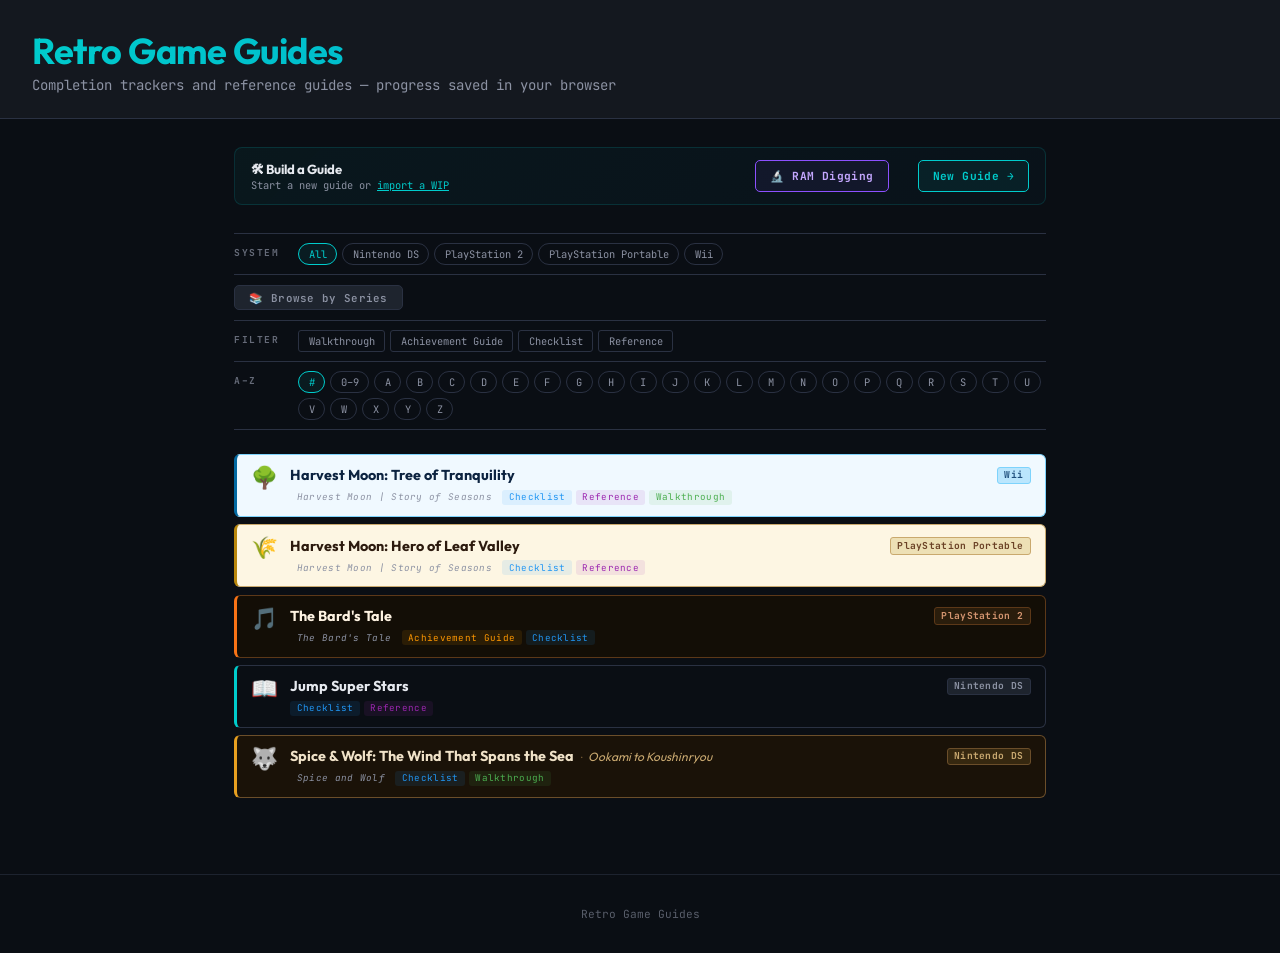
<file: index.html>
<!DOCTYPE html>
<html lang="en">
<head>
<meta charset="UTF-8">
<meta name="viewport" content="width=device-width, initial-scale=1.0">
<title>Retro Game Guides</title>
<link rel="preconnect" href="https://fonts.googleapis.com">
<link rel="preconnect" href="https://fonts.gstatic.com" crossorigin>
<link href="https://fonts.googleapis.com/css2?family=JetBrains+Mono:wght@400;600;700&family=Outfit:wght@400;600;700&display=swap" rel="stylesheet">
<style>
/* ── Reset & Root ── */
*, *::before, *::after { margin: 0; padding: 0; box-sizing: border-box; }
:root {
  --bg-main:      #0a0e14;
  --bg-secondary: #14181f;
  --bg-tertiary:  #1e242e;
  --accent:       #00cccc;
  --accent2:      #0099cc;
  --text-primary: #e6e9ef;
  --text-mid:     #8c92a3;
  --border:       #2a3142;
}

body {
  font-family: 'Outfit', sans-serif;
  background: var(--bg-main);
  color: var(--text-primary);
  min-height: 100vh;
}

/* ── Header ── */
header {
  background: var(--bg-secondary);
  border-bottom: 1px solid var(--border);
  padding: 1.75rem 2rem 1.5rem;
}
header h1 {
  font-size: 2.25rem;
  font-weight: 700;
  background: linear-gradient(135deg, var(--accent), var(--accent2));
  -webkit-background-clip: text;
  -webkit-text-fill-color: transparent;
  background-clip: text;
  margin-bottom: 0.2rem;
  letter-spacing: -0.5px;
}
header p {
  color: var(--text-mid);
  font-size: 0.875rem;
  font-family: 'JetBrains Mono', monospace;
}

/* ── Main layout ── */
main {
  max-width: 860px;
  margin: 0 auto;
  padding: 1.75rem 1.5rem;
}

/* ── Builder CTA ── */
.builder-bar {
  background: linear-gradient(135deg, rgba(0,204,204,0.05), rgba(0,153,204,0.03));
  border: 1px solid rgba(0,204,204,0.15);
  border-radius: 8px;
  padding: 12px 16px;
  display: flex;
  align-items: center;
  gap: 14px;
  margin-bottom: 1.75rem;
}
.builder-bar-text { flex: 1; min-width: 0; }
.builder-bar-title { font-size: 0.82rem; font-weight: 700; color: var(--text-primary); margin-bottom: 1px; }
.builder-bar-sub   { font-family: 'JetBrains Mono', monospace; font-size: 0.65rem; color: var(--text-mid); }
.builder-bar-sub a { color: var(--accent); text-decoration: none; }
.builder-bar-sub a:hover { text-decoration: underline; }
.import-wip-btn {
  background: none;
  border: none;
  color: var(--accent);
  font-family: 'JetBrains Mono', monospace;
  font-size: 0.65rem;
  text-decoration: underline;
  cursor: pointer;
  padding: 0;
}
.import-wip-btn:hover { color: var(--accent-primary); text-decoration: underline; }
.builder-btn {
  font-family: 'JetBrains Mono', monospace;
  font-size: 0.7rem;
  font-weight: 700;
  padding: 8px 14px;
  border-radius: 5px;
  border: 1px solid var(--accent);
  background: rgba(0,204,204,0.07);
  color: var(--accent);
  cursor: pointer;
  white-space: nowrap;
  transition: all 0.15s;
  letter-spacing: 0.4px;
  flex-shrink: 0;
  text-decoration: none;
  display: inline-block;
}
.builder-btn:hover { background: rgba(0,204,204,0.15); box-shadow: 0 0 10px rgba(0,204,204,0.15); }
.dev-link {
  font-family: 'JetBrains Mono', monospace;
  font-size: 0.7rem;
  font-weight: 700;
  padding: 8px 14px;
  border-radius: 5px;
  border: 1px solid #8c50ff;
  background: rgba(140,80,255,0.07);
  color: #c4a7ff;
  cursor: pointer;
  white-space: nowrap;
  transition: all 0.15s;
  letter-spacing: 0.4px;
  flex-shrink: 0;
  text-decoration: none;
  display: inline-block;
}
.dev-link:hover { background: rgba(140,80,255,0.14); border-color: rgba(180,140,255,0.6); box-shadow: 0 0 10px rgba(140,80,255,0.15); }
.builder-divider {
  width: 1px;
  background: var(--border);
  flex-shrink: 0;
}

/* ── Filter section ── */
.filters { margin-bottom: 1.5rem; display: flex; flex-direction: column; gap: 0; }

.filter-row {
  display: flex;
  align-items: flex-start;
  gap: 0.75rem;
  padding: 0.55rem 0;
  border-bottom: 1px solid var(--border);
}
.filter-row:first-child { border-top: 1px solid var(--border); }

.filter-label {
  font-family: 'JetBrains Mono', monospace;
  font-size: 0.6rem;
  font-weight: 700;
  letter-spacing: 1.5px;
  text-transform: uppercase;
  color: var(--text-mid);
  padding-top: 0.2rem;
  flex-shrink: 0;
  width: 52px;
  opacity: 0.7;
}

.filter-pills {
  display: flex;
  flex-wrap: wrap;
  gap: 0.3rem;
  flex: 1;
}

/* Standard filter pills (single-select per row) */
.pill {
  font-family: 'JetBrains Mono', monospace;
  font-size: 0.65rem;
  padding: 0.2rem 0.6rem;
  border-radius: 20px;
  border: 1px solid var(--border);
  background: transparent;
  color: var(--text-mid);
  cursor: pointer;
  transition: all 0.12s;
  white-space: nowrap;
}
.pill:hover  { border-color: var(--accent); color: var(--text-primary); }
.pill.active { border-color: var(--accent); color: var(--accent); background: rgba(0,204,204,0.07); }

/* Content filter toggle pills (multi-select) */
.ctag-filter {
  font-family: 'JetBrains Mono', monospace;
  font-size: 0.65rem;
  padding: 0.2rem 0.6rem;
  border-radius: 3px;
  border: 1px solid var(--border);
  background: transparent;
  color: var(--text-mid);
  cursor: pointer;
  transition: all 0.12s;
  white-space: nowrap;
}
.ctag-filter:hover { border-color: var(--text-mid); color: var(--text-primary); }
.ctag-filter.active { border-color: var(--accent2); color: #5bc4e8; background: rgba(0,153,204,0.1); }

/* Series standalone row */
.series-row {
  padding: 0.6rem 0;
  border-bottom: 1px solid var(--border);
}
.series-nav-btn {
  font-family: 'JetBrains Mono', monospace;
  font-size: 0.68rem;
  font-weight: 600;
  padding: 0.3rem 0.9rem;
  border-radius: 5px;
  border: 1px solid var(--border);
  background: var(--bg-tertiary);
  color: var(--text-mid);
  cursor: pointer;
  transition: all 0.15s;
  letter-spacing: 0.3px;
}
.series-nav-btn:hover   { border-color: var(--accent2); color: var(--text-primary); }
.series-nav-btn.active  { border-color: var(--accent2); color: #5bc4e8; background: rgba(0,153,204,0.08); }

/* ── Guide List ── */
#guide-list { display: flex; flex-direction: column; gap: 0.45rem; }

/* ── Compact Guide Card ── */
.guide-card {
  display: flex;
  align-items: flex-start;
  gap: 0.8rem;
  width: 100%;
  padding: 0.7rem 0.9rem 0.7rem 0.85rem;
  background: var(--bg, var(--bg-secondary));
  border: 1px solid var(--border, #2a3142);
  border-left: 3px solid var(--emphasis, var(--accent));
  border-radius: 6px;
  text-decoration: none;
  transition: box-shadow 0.15s, transform 0.12s;
  cursor: pointer;
}
.guide-card:hover {
  transform: translateX(2px);
  box-shadow: 2px 2px 14px rgba(0,0,0,0.25);
}

.card-icon {
  font-size: 1.35rem;
  line-height: 1;
  flex-shrink: 0;
  padding-top: 0.05rem;
}
.card-body { flex: 1; min-width: 0; }
.card-top {
  display: flex;
  align-items: baseline;
  gap: 0.4rem;
  flex-wrap: wrap;
  margin-bottom: 0.3rem;
  line-height: 1.3;
}
.card-title {
  font-size: 0.9rem;
  font-weight: 700;
  color: var(--text, var(--text-primary));
  font-family: 'Outfit', sans-serif;
}
.card-subtitle {
  font-size: 0.75rem;
  color: var(--textMid, var(--text-mid));
  font-style: italic;
}
.card-sep {
  font-size: 0.7rem;
  color: var(--textMuted, var(--border));
  flex-shrink: 0;
}
.card-system {
  font-family: 'JetBrains Mono', monospace;
  font-size: 0.6rem;
  font-weight: 700;
  color: var(--textMid, var(--text-mid));
  background: var(--surface2, var(--bg-tertiary));
  border: 1px solid var(--border, #2a3142);
  border-radius: 3px;
  padding: 0.1rem 0.4rem;
  margin-left: auto;
  white-space: nowrap;
  flex-shrink: 0;
  align-self: center;
  letter-spacing: 0.3px;
}
.card-tags {
  display: flex;
  flex-wrap: wrap;
  gap: 0.25rem;
}
.card-tag {
  font-family: 'JetBrains Mono', monospace;
  font-size: 0.58rem;
  padding: 0.1rem 0.4rem;
  border: 1px solid var(--border-light);
  border-radius: 3px;
  background: var(--surface);
  color: var(--text-mid);
  align-self: center;
  letter-spacing: 0.3px;
}

.tag-walkthrough { 
  border-color: #4CAF50; 
  color: #4CAF50; 
  background: rgba(76, 175, 80, 0.1); 
}
.tag-achievement-guide { 
  border-color: #FF9800; 
  color: #FF9800; 
  background: rgba(255, 152, 0, 0.1); 
}
.tag-checklist { 
  border-color: #2196F3; 
  color: #2196F3; 
  background: rgba(33, 150, 243, 0.1); 
}
.tag-reference { 
  border-color: #9C27B0; 
  color: #9C27B0; 
  background: rgba(156, 39, 176, 0.1); 
}
.tag-series {
  border-color: var(--text-mid, #8c92a3);
  color: var(--text-mid, #8c92a3);
  background: transparent;
  font-style: italic;
}

.ctag-filter[data-tag="Walkthrough"].active { 
  border-color: #4CAF50; 
  color: #4CAF50; 
  background: rgba(76, 175, 80, 0.15); 
}
.ctag-filter[data-tag="Achievement Guide"].active { 
  border-color: #FF9800; 
  color: #FF9800; 
  background: rgba(255, 152, 0, 0.15); 
}
.ctag-filter[data-tag="Checklist"].active { 
  border-color: #2196F3; 
  color: #2196F3; 
  background: rgba(33, 150, 243, 0.15); 
}
.ctag-filter[data-tag="Reference"].active { 
  border-color: #9C27B0; 
  color: #9C27B0; 
  background: rgba(156, 39, 176, 0.15); 
}

/* ── Series View ── */
#series-view { display: none; flex-direction: column; gap: 0.45rem; }
#series-view.visible { display: flex; }

.series-header {
  display: flex;
  align-items: center;
  gap: 0.75rem;
  margin-bottom: 0.75rem;
}
.series-back-btn {
  font-family: 'JetBrains Mono', monospace;
  font-size: 0.65rem;
  padding: 0.25rem 0.65rem;
  border-radius: 4px;
  border: 1px solid var(--border);
  background: transparent;
  color: var(--text-mid);
  cursor: pointer;
  transition: all 0.12s;
}
.series-back-btn:hover { color: var(--text-primary); border-color: var(--text-mid); }
.series-view-title {
  font-family: 'JetBrains Mono', monospace;
  font-size: 0.65rem;
  font-weight: 700;
  letter-spacing: 1px;
  text-transform: uppercase;
  color: var(--text-mid);
}

.series-card {
  display: flex;
  align-items: center;
  gap: 0.75rem;
  padding: 0.75rem 1rem;
  background: var(--bg-secondary);
  border: 1px solid var(--border);
  border-left: 3px solid var(--accent2);
  border-radius: 6px;
  cursor: pointer;
  transition: all 0.15s;
  text-decoration: none;
}
.series-card:hover { border-left-color: var(--accent); transform: translateX(2px); }
.series-card-icons { font-size: 1.1rem; flex-shrink: 0; letter-spacing: 2px; }
.series-card-body  { flex: 1; }
.series-card-name  { font-size: 0.9rem; font-weight: 700; color: var(--text-primary); margin-bottom: 2px; }
.series-card-count { font-family: 'JetBrains Mono', monospace; font-size: 0.65rem; color: var(--text-mid); }
.series-card-arrow { font-family: 'JetBrains Mono', monospace; font-size: 0.7rem; color: var(--text-mid); flex-shrink: 0; }

/* ── Browse More / State messages ── */
.browse-more-row {
  display: none;
  justify-content: center;
  padding: 1rem 0 0.5rem;
}
.browse-more-row.visible { display: flex; }
.browse-more-btn {
  font-family: 'JetBrains Mono', monospace;
  font-size: 0.68rem;
  font-weight: 600;
  padding: 0.45rem 1.25rem;
  border-radius: 5px;
  border: 1px solid var(--border);
  background: var(--bg-secondary);
  color: var(--text-mid);
  cursor: pointer;
  letter-spacing: 0.4px;
  transition: all 0.15s;
}
.browse-more-btn:hover { border-color: var(--accent); color: var(--text-primary); }

.state-msg {
  padding: 2.5rem;
  text-align: center;
  color: var(--text-mid);
  font-family: 'JetBrains Mono', monospace;
  font-size: 0.78rem;
  line-height: 2;
}
.loading-dot { display: inline-block; animation: blink 1.2s step-start infinite; }
.loading-dot:nth-child(2) { animation-delay: 0.4s; }
.loading-dot:nth-child(3) { animation-delay: 0.8s; }
@keyframes blink { 50% { opacity: 0; } }

/* ── Footer ── */
footer {
  text-align: center;
  padding: 2rem;
  color: var(--text-mid);
  font-family: 'JetBrains Mono', monospace;
  font-size: 0.7rem;
  border-top: 1px solid var(--border);
  margin-top: 3rem;
  opacity: 0.6;
}
</style>
</head>
<body>

<header>
  <h1>Retro Game Guides</h1>
  <p>Completion trackers and reference guides — progress saved in your browser</p>
</header>

<main>

  <!-- ── Builder CTA ── -->
  <div class="builder-bar">
    <div class="builder-bar-text">
      <div class="builder-bar-title">🛠 Build a Guide</div>
      <div class="builder-bar-sub">Start a new guide or <button id="import-wip-btn" class="import-wip-btn">import a WIP</button></div>
    </div>
    <a class="dev-link" href="guide.html?game=0" title="Open the blank RAM scouting template. Use ?edit to customise and save a local copy.">🔬 RAM Digging</a>
    <div class="builder-divider"></div>
    <a class="builder-btn" href="guide.html?edit">New Guide →</a>
  </div>

  <!-- ── Filter section (hidden while in series view) ── -->
  <div class="filters" id="filtersSection">

    <!-- System row -->
    <div class="filter-row">
      <span class="filter-label">System</span>
      <div class="filter-pills" id="systemFilters">
        <button class="pill active" data-system="all">All</button>
      </div>
    </div>

    <!-- Series row -->
    <div class="series-row">
      <button class="series-nav-btn" id="seriesNavBtn">📚 Browse by Series</button>
    </div>

    <!-- Content filter row -->
    <div class="filter-row">
      <span class="filter-label">Filter</span>
      <div class="filter-pills" id="contentFilters">
        <button class="ctag-filter" data-tag="Walkthrough">Walkthrough</button>
        <button class="ctag-filter" data-tag="Achievement Guide">Achievement Guide</button>
        <button class="ctag-filter" data-tag="Checklist">Checklist</button>
        <button class="ctag-filter" data-tag="Reference">Reference</button>
      </div>
    </div>

    <!-- Alpha row -->
    <div class="filter-row">
      <span class="filter-label">A–Z</span>
      <div class="filter-pills" id="alphaFilters">
        <button class="pill active" data-alpha="all">#</button>
        <button class="pill" data-alpha="0">0–9</button>
        <!-- A–Z injected by JS -->
      </div>
    </div>

  </div>

  <!-- ── Series view ── -->
  <div id="series-view">
    <div class="series-header">
      <button class="series-back-btn" id="seriesBackBtn">← Back</button>
      <span class="series-view-title">Browse by Series</span>
    </div>
    <div id="seriesCards"></div>
  </div>

  <!-- ── Guide list ── -->
  <div id="guide-list">
    <div class="state-msg">Loading<span class="loading-dot">.</span><span class="loading-dot">.</span><span class="loading-dot">.</span></div>
  </div>

  <!-- ── Browse More ── -->
  <div class="browse-more-row" id="browseMoreRow">
    <button class="browse-more-btn" id="browseMoreBtn">Browse More</button>
  </div>

</main>

<footer>Retro Game Guides</footer>

<!-- Hidden file input for WIP import -->
<input type="file" id="import-wip-input" accept=".zip" style="display:none">

<script>
// ─────────────────────────────────────────────────────────────────────────────
//  Index page logic
//
//  games_index.json entry shape:
//    { raId, slug, primaryName, subtitle?, primarySystem, icon, theme,
//      palette, contentTags? }
//
//  Filter modes:
//    - No filters active → random mode (10 at a time, Browse More)
//    - Any filter active → filtered mode (all matching, sorted A–Z)
//    - Series view       → shows series selection cards
// ─────────────────────────────────────────────────────────────────────────────

const RANDOM_PAGE = 10;

let allGames = [];
let idx      = { systems: {}, series: {}, tags: [], themes: [], palettes: [], games: [] };

// ── Filter state ─────────────────────────────────────────────────────────────
let activeSystemId    = null;   // null = all; else RA system_id integer
let activeTagIdxs     = new Set(); // set of tag indices into idx.tags
let activeAlpha       = 'all';
let inSeriesView      = false;
let seriesFilter      = null;   // null = no filter; else hub_id integer

// ── Random-mode state ────────────────────────────────────────────────────────
let randomPool  = [];
let randomShown = RANDOM_PAGE;

// ── DOM refs ─────────────────────────────────────────────────────────────────
const $guideList   = document.getElementById('guide-list');
const $seriesView  = document.getElementById('series-view');
const $seriesCards = document.getElementById('seriesCards');
const $browseRow   = document.getElementById('browseMoreRow');
const $browseBtn   = document.getElementById('browseMoreBtn');
const $filtersSection = document.getElementById('filtersSection');

// ── Boot ─────────────────────────────────────────────────────────────────────
async function boot() {
  let themes = {}, palettes = {};
  try {
    [idx, themes, palettes] = await Promise.all([
      fetch('./games_index.json').then(r => r.json()),
      fetch('./themes.json').then(r => r.json()).catch(() => ({})),
      fetch('./palettes.json').then(r => r.json()).catch(() => ({})),
    ]);
    applyPaletteStyles(palettes);
    applyThemeStyles(themes);
  } catch (err) {
    $guideList.innerHTML = `<div class="state-msg">Could not load games_index.json<br><small style="opacity:.5">${err.message}</small></div>`;
    return;
  }

  const manifest = idx.games;
  if (!Array.isArray(manifest) || !manifest.length) {
    $guideList.innerHTML = '<div class="state-msg">No guides listed yet.</div>';
    return;
  }

  allGames   = manifest;
  randomPool = shuffle([...allGames]);

  buildSystemPills();
  buildAlphaPills();
  render();
}

// ── Palette CSS injection ────────────────────────────────────────────────────
function applyPaletteStyles(palettes) {
  Object.entries(palettes).forEach(([key, pal]) => {
    if (!pal.vars) return;
    const css = Object.entries(pal.vars).map(([k, v]) => `${k}:${v};`).join('');
    const id = `palette-${key}`;
    let el = document.getElementById(id);
    if (!el) { el = document.createElement('style'); el.id = id; document.head.appendChild(el); }
    el.textContent = `.palette-${key}{${css}}`;
  });
}

function applyThemeStyles(themes) {
  Object.entries(themes).forEach(([key, theme]) => {
    if (!theme.vars) return;
    const css = Object.entries(theme.vars).map(([k, v]) => `${k}:${v};`).join('');
    const id = `theme-${key}`;
    let el = document.getElementById(id);
    if (!el) { el = document.createElement('style'); el.id = id; document.head.appendChild(el); }
    el.textContent = `.theme-${key}{${css}}`;
  });
}

// ── Build filter pills ────────────────────────────────────────────────────────
function buildSystemPills() {
  const usedIds = new Set();
  allGames.forEach(g => {
    if (g.system != null) usedIds.add(g.system);
    (g.altSystems || []).forEach(id => usedIds.add(id));
  });
  const bar = document.getElementById('systemFilters');
  [...usedIds]
    .sort((a, b) => (idx.systems[a] || '').localeCompare(idx.systems[b] || ''))
    .forEach(id => {
      const btn = document.createElement('button');
      btn.className = 'pill';
      btn.dataset.systemId = id;
      btn.textContent = idx.systems[id] || String(id);
      btn.addEventListener('click', () => setSystem(id));
      bar.appendChild(btn);
    });
}

function buildAlphaPills() {
  const bar = document.getElementById('alphaFilters');
  for (let i = 0; i < 26; i++) {
    const letter = String.fromCharCode(65 + i);
    const btn = document.createElement('button');
    btn.className = 'pill';
    btn.dataset.alpha = letter;
    btn.textContent = letter;
    btn.addEventListener('click', () => setAlpha(letter));
    bar.appendChild(btn);
  }
}

// ── Filter setters ────────────────────────────────────────────────────────────
function setSystem(id) {
  activeSystemId = id;
  syncPills('#systemFilters', '[data-system-id]', p => parseInt(p.dataset.systemId) === id);
  resetRandom();
  render();
}

function setAlpha(val) {
  activeAlpha = val;
  syncPills('#alphaFilters', '[data-alpha]', p => p.dataset.alpha === val);
  resetRandom();
  render();
}

function toggleContentTag(tagIdx) {
  if (activeTagIdxs.has(tagIdx)) activeTagIdxs.delete(tagIdx);
  else activeTagIdxs.add(tagIdx);
  resetRandom();
  render();
}

function syncPills(containerSel, itemSel, activeFn) {
  document.querySelectorAll(`${containerSel} ${itemSel}`).forEach(p => {
    p.classList.toggle('active', activeFn(p));
  });
}

function resetRandom() {
  randomPool  = shuffle([...allGames]);
  randomShown = RANDOM_PAGE;
}

// ── Filter detection ──────────────────────────────────────────────────────────
function isFiltered() {
  return activeSystemId !== null
      || activeTagIdxs.size > 0
      || activeAlpha !== 'all'
      || seriesFilter !== null;
}

// ── Render dispatcher ─────────────────────────────────────────────────────────
function render() {
  if (inSeriesView) {
    renderSeriesView();
    return;
  }

  $seriesView.classList.remove('visible');
  $guideList.style.display = '';

  if (isFiltered()) {
    renderFiltered();
    $browseRow.classList.remove('visible');
  } else {
    renderRandom();
  }
}

function renderRandom() {
  const slice = randomPool.slice(0, randomShown);
  renderCards(slice);
  const hasMore = randomShown < randomPool.length;
  $browseRow.classList.toggle('visible', hasMore);
}

function renderFiltered() {
  let games = applyFilters(allGames);
  games.sort((a, b) => a.name.localeCompare(b.name));
  if (!games.length) {
    $guideList.innerHTML = '<div class="state-msg">No guides match these filters.</div>';
  } else {
    renderCards(games);
  }
  $browseRow.classList.remove('visible');
}

function applyFilters(games) {
  return games.filter(g => {
    if (activeSystemId !== null) {
      const inPrimary = g.system === activeSystemId;
      const inAlt     = (g.altSystems || []).includes(activeSystemId);
      if (!inPrimary && !inAlt) return false;
    }
    if (seriesFilter !== null && g.series !== seriesFilter) return false;
    if (activeTagIdxs.size > 0) {
      const tags = g.tags || [];
      for (const t of activeTagIdxs) { 
        if (!tags.includes(t)) return false; 
      }
    }
    if (activeAlpha !== 'all') {
      const first = ((g.name || '').trim()[0] || '').toUpperCase();
      if (activeAlpha === '0') { if (!/[0-9]/.test(first)) return false; }
      else if (first !== activeAlpha) return false;
    }
    return true;
  });
}

function renderCards(games) {
  $guideList.innerHTML = '';
  games.forEach(g => $guideList.appendChild(makeCard(g)));
}

// ── Series view ───────────────────────────────────────────────────────────────
function showSeriesView() {
  inSeriesView = true;
  $filtersSection.style.display = 'none';
  $guideList.style.display = 'none';
  $browseRow.classList.remove('visible');
  $seriesView.classList.add('visible');

  // Build series map: hub_id → { name, games[] }
  const seriesMap = {};
  allGames.forEach(g => {
    if (g.series == null) return;
    const name = idx.series[g.series];
    if (!name) return;
    if (!seriesMap[g.series]) seriesMap[g.series] = { name, games: [] };
    seriesMap[g.series].games.push(g);
  });

  $seriesCards.innerHTML = '';
  if (!Object.keys(seriesMap).length) {
    $seriesCards.innerHTML = '<div class="state-msg">No series defined yet.</div>';
    return;
  }

  Object.entries(seriesMap)
    .sort(([, a], [, b]) => a.name.localeCompare(b.name))
    .forEach(([hubId, { name, games }]) => {
      const card = document.createElement('div');
      card.className = 'series-card';
      const icons = [...new Set(games.map(g => g.icon).filter(Boolean))].slice(0, 3).join('');
      card.innerHTML = `
        <span class="series-card-icons">${icons || '📚'}</span>
        <div class="series-card-body">
          <div class="series-card-name">${esc(name)}</div>
          <div class="series-card-count">${games.length} guide${games.length !== 1 ? 's' : ''}</div>
        </div>
        <span class="series-card-arrow">→</span>
      `;
      card.addEventListener('click', () => { seriesFilter = parseInt(hubId); exitSeriesView(); });
      $seriesCards.appendChild(card);
    });

  document.getElementById('seriesNavBtn').classList.add('active');
}

function exitSeriesView() {
  inSeriesView = false;
  $filtersSection.style.display = '';
  $guideList.style.display = '';
  $seriesView.classList.remove('visible');
  document.getElementById('seriesNavBtn').classList.remove('active');
  resetRandom();
  render();
}

// ── Card builder ──────────────────────────────────────────────────────────────
function makeCard(g) {
  // Decode int indices to strings
  const systemName     = idx.systems[g.system]   || String(g.system || '');
  const altSystemNames = (g.altSystems || []).map(id => idx.systems[id]).filter(Boolean);
  const seriesName     = g.series != null ? (idx.series[g.series] || null) : null;
  const tagNames       = (g.tags  || []).map(i => idx.tags[i]).filter(Boolean);
  const themeName      = idx.themes[g.theme]     || '';
  const paletteName    = idx.palettes[g.palette] || '';
  const subtitle       = (g.altNames || [])[0]   || null;

  const a = document.createElement('a');
  a.className = 'guide-card';
  a.href = `guide.html?game=${g.raId}`;
  if (paletteName) a.classList.add(`palette-${paletteName}`);
  if (themeName)   a.classList.add(`theme-${themeName}`);

  const icon = document.createElement('span');
  icon.className = 'card-icon';
  icon.textContent = g.icon || '🎮';

  const body = document.createElement('div');
  body.className = 'card-body';

  const top = document.createElement('div');
  top.className = 'card-top';

  const title = document.createElement('span');
  title.className = 'card-title';
  title.textContent = g.name;
  top.appendChild(title);

  if (subtitle) {
    const sep = document.createElement('span');
    sep.className = 'card-sep';
    sep.textContent = '·';
    top.appendChild(sep);
    const sub = document.createElement('span');
    sub.className = 'card-subtitle';
    sub.textContent = subtitle;
    top.appendChild(sub);
  }

  const sysLabel = [systemName, ...altSystemNames].join(' / ');
  const sys = document.createElement('span');
  sys.className = 'card-system';
  sys.textContent = sysLabel;
  top.appendChild(sys);

  const tagsRow = document.createElement('div');
  tagsRow.className = 'card-tags';

  if (seriesName) {
    const s = document.createElement('span');
    s.className = 'card-tag tag-series';
    s.textContent = seriesName;
    tagsRow.appendChild(s);
  }

  tagNames.forEach(t => {
    const s = document.createElement('span');
    s.className = `card-tag tag-${t.toLowerCase().replace(/\s+/g, '-')}`;
    s.textContent = t;
    tagsRow.appendChild(s);
  });

  body.appendChild(top);
  if (seriesName || tagNames.length) body.appendChild(tagsRow);

  a.appendChild(icon);
  a.appendChild(body);
  return a;
}

// ── Helpers ───────────────────────────────────────────────────────────────────
function shuffle(arr) {
  for (let i = arr.length - 1; i > 0; i--) {
    const j = Math.floor(Math.random() * (i + 1));
    [arr[i], arr[j]] = [arr[j], arr[i]];
  }
  return arr;
}

function esc(s) {
  return String(s ?? '').replace(/&/g,'&amp;').replace(/</g,'&lt;').replace(/>/g,'&gt;');
}

// ── Events ────────────────────────────────────────────────────────────────────
document.addEventListener('DOMContentLoaded', () => {

  // System pills (All is pre-rendered; others added in buildSystemPills)
  document.querySelector('#systemFilters [data-system="all"]')
    .addEventListener('click', () => {
      activeSystemId = null;
      syncPills('#systemFilters', '[data-system-id],[data-system="all"]', p => p.dataset.system === 'all');
      resetRandom();
      render();
    });

  // Alpha pills (All + 0-9 are pre-rendered)
  document.querySelector('#alphaFilters [data-alpha="all"]')
    .addEventListener('click', () => {
      activeAlpha = 'all';
      syncPills('#alphaFilters', '[data-alpha]', p => p.dataset.alpha === 'all');
      resetRandom();
      render();
    });

  document.querySelector('#alphaFilters [data-alpha="0"]')
    .addEventListener('click', () => setAlpha('0'));

  // Content filter toggles — tag name to index lookup
  document.querySelectorAll('.ctag-filter').forEach(btn => {
    btn.addEventListener('click', () => {
      const tagName = btn.dataset.tag;
      const tagIdx  = (idx.tags || []).indexOf(tagName);
      if (tagIdx < 0) return;
      btn.classList.toggle('active', !activeTagIdxs.has(tagIdx));
      toggleContentTag(tagIdx);
    });
  });

  // Series nav button
  document.getElementById('seriesNavBtn').addEventListener('click', showSeriesView);

  // Series back button
  document.getElementById('seriesBackBtn').addEventListener('click', () => {
    seriesFilter = null;
    exitSeriesView();
  });

  // Browse More
  $browseBtn.addEventListener('click', () => {
    randomShown += RANDOM_PAGE;
    renderRandom();
  });

  // Import WIP
  document.getElementById('import-wip-btn').addEventListener('click', () => {
    document.getElementById('import-wip-input').click();
  });

  document.getElementById('import-wip-input').addEventListener('change', e => {
    const file = e.target.files[0];
    if (file) {
      // Navigate to builder with file parameter
      const reader = new FileReader();
      reader.onload = function(event) {
        // Serialize ArrayBuffer to comma-separated byte string for sessionStorage
        const bytes = new Uint8Array(event.target.result);
        sessionStorage.setItem('wip-import-data', bytes.join(','));
        sessionStorage.setItem('wip-import-name', file.name);
        window.location.href = 'guide.html?edit&import=true';
      };
      reader.readAsArrayBuffer(file);
    }
    e.target.value = '';
  });

  boot();
});
</script>

</body>
</html>
</file>
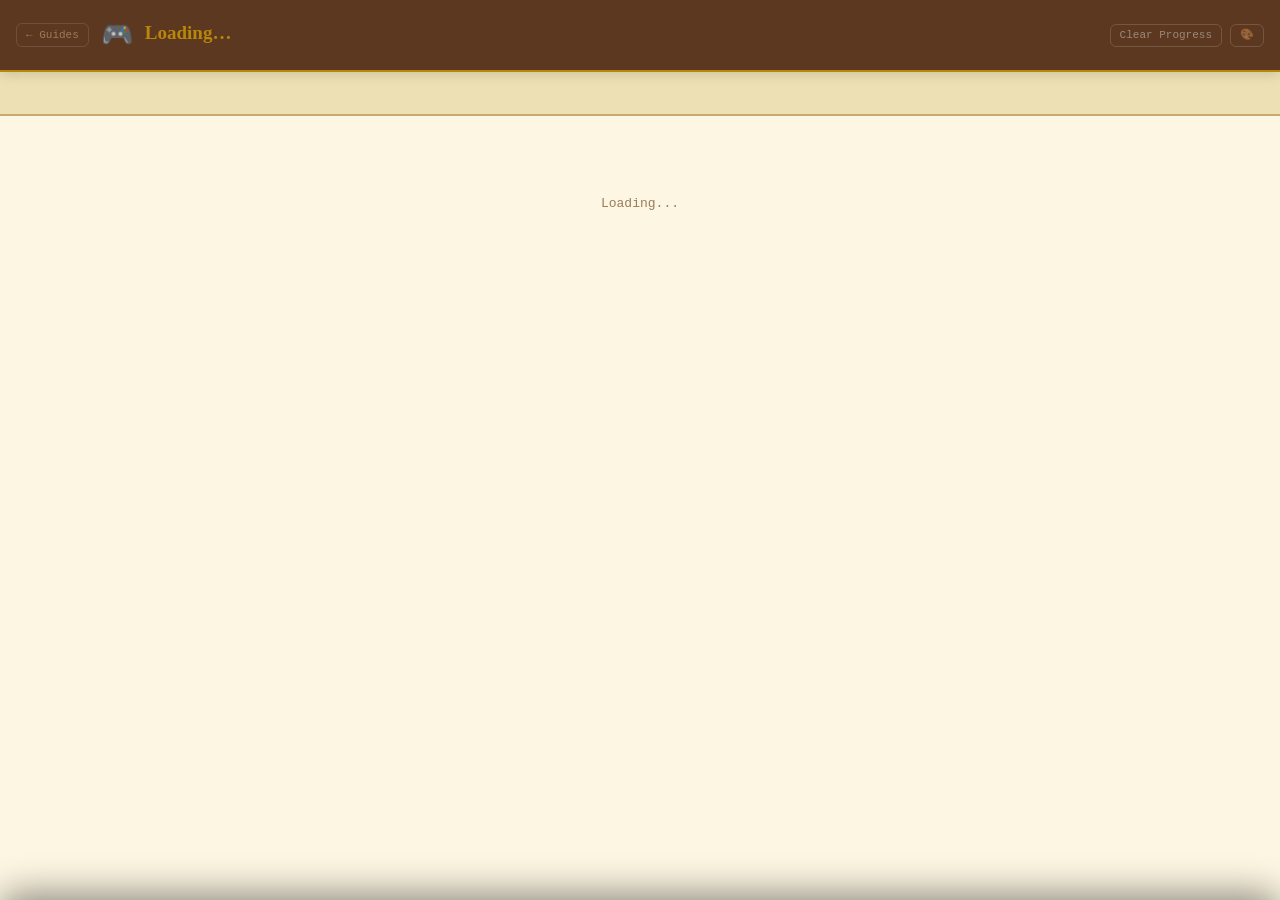
<file: guide_engine.html>
<!DOCTYPE html>
<html lang="en">
<head>
<meta charset="UTF-8">
<meta name="viewport" content="width=device-width, initial-scale=1.0">
<title>Game Guide — Loading…</title>
<style>
/* ── RESET ── */
*, *::before, *::after { margin: 0; padding: 0; box-sizing: border-box; }

/* ─────────────────────────────────────────────────────────────────────
   CSS VARIABLE DEFAULTS
   Overridden at runtime by applying theme + palette vars to :root.
   Fallbacks only — every real guide will load themes.json + palettes.json.
───────────────────────────────────────────────────────────────────── */
:root {
  /* Palette */
  --bg:          #fdf6e3;
  --surface:     #f4e8c4;
  --surface2:    #ede0b5;
  --border:      #c9a96e;
  --borderL:     #e0c990;
  --text:        #2c1a0e;
  --textMid:     #6b4226;
  --textMuted:   #9b7b5a;
  --emphasis:    #b8860b;
  --emphasisL:   #d4a517;
  --positive:    #4a7c3f;
  --positiveDim: rgba(74,124,63,0.13);
  --positiveBdr: rgba(74,124,63,0.4);
  --neutral:     #2c1a0e;
  --neutralMid:  #5c3820;

  /* Theme */
  --font-body:    Georgia, serif;
  --font-display: Georgia, serif;
  --font-mono:    'Courier New', monospace;
  --radius-card:  8px;
  --radius-btn:   6px;
  --radius-input: 5px;
  --shadow-card:  0 2px 8px rgba(0,0,0,0.08);
  --shadow-sm:    0 1px 4px rgba(0,0,0,0.06);

  /* Layout */
  --header-h: 72px;
  --tabbar-h: 44px;
}

/* ── BODY ── */
body {
  font-family: var(--font-body);
  background: var(--bg);
  color: var(--text);
  min-height: 100vh;
  padding-bottom: 60px;
}

/* ── GUIDE HEADER ── */
#guide-header {
  position: sticky;
  top: 0;
  z-index: 50;
  background: var(--neutralMid);
  border-bottom: 2px solid var(--emphasis);
  padding: 0 16px;
  height: var(--header-h);
  display: flex;
  align-items: center;
  gap: 12px;
  box-shadow: 0 2px 12px rgba(0,0,0,0.15);
}
.back-link {
  font-family: var(--font-mono);
  font-size: 11px;
  color: var(--textMuted);
  text-decoration: none;
  white-space: nowrap;
  padding: 5px 9px;
  border: 1px solid rgba(255,255,255,0.12);
  border-radius: var(--radius-btn);
  transition: color .15s, border-color .15s;
  flex-shrink: 0;
}
.back-link:hover { color: var(--emphasis); border-color: rgba(255,255,255,0.3); }
#guide-icon { font-size: 26px; line-height: 1; flex-shrink: 0; }
.header-text { min-width: 0; flex: 1; }
#guide-title {
  font-family: var(--font-display);
  font-size: clamp(13px, 2.5vw, 19px);
  font-weight: 900;
  color: var(--emphasis);
  white-space: nowrap;
  overflow: hidden;
  text-overflow: ellipsis;
  line-height: 1.2;
}
#guide-meta {
  font-family: var(--font-mono);
  font-size: 10px;
  color: var(--textMuted);
  letter-spacing: .4px;
  margin-top: 3px;
  white-space: nowrap;
  overflow: hidden;
  text-overflow: ellipsis;
}
/* Header right: badges + display button */
.header-right {
  display: flex;
  align-items: center;
  gap: 8px;
  flex-shrink: 0;
}
.storage-badge {
  font-family: var(--font-mono);
  font-size: 9px;
  color: var(--positive);
  opacity: .7;
  letter-spacing: .5px;
  white-space: nowrap;
}
.display-btn {
  font-family: var(--font-mono);
  font-size: 11px;
  padding: 5px 9px;
  border: 1px solid rgba(255,255,255,0.15);
  border-radius: var(--radius-btn);
  background: transparent;
  color: rgba(255,255,255,0.4);
  cursor: pointer;
  transition: all .15s;
  white-space: nowrap;
  line-height: 1;
}
.display-btn:hover { color: rgba(255,255,255,0.8); border-color: rgba(255,255,255,0.35); }
.display-btn.overriding {
  color: var(--emphasis);
  border-color: var(--emphasis);
  opacity: 0.9;
}

/* ── TAB BAR ── */
#tab-bar {
  position: sticky;
  top: var(--header-h);
  z-index: 40;
  background: var(--surface2);
  border-bottom: 2px solid var(--border);
  display: flex;
  flex-wrap: wrap;
  align-items: center;
  min-height: var(--tabbar-h);
  overflow-x: auto;
  scrollbar-width: none;
}
#tab-bar::-webkit-scrollbar { display: none; }
.tab-btn {
  font-family: var(--font-body);
  font-size: 12.5px;
  color: var(--textMuted);
  background: transparent;
  border: none;
  border-bottom: 3px solid transparent;
  padding: 8px 15px;
  cursor: pointer;
  white-space: nowrap;
  transition: color .15s, border-color .15s, background .15s;
  flex-shrink: 0;
  min-height: var(--tabbar-h);
  display: flex;
  align-items: center;
}
.tab-btn:hover { color: var(--textMid); }
.tab-btn.active {
  color: var(--neutral);
  font-weight: 600;
  border-bottom-color: var(--emphasis);
  background: var(--bg);
}

/* ── CONTENT ── */
#tab-content {
  max-width: 900px;
  margin: 0 auto;
  padding: 20px 16px 0;
}
#guide-subtitle {
  font-family: var(--font-mono);
  font-size: 10.5px;
  color: var(--textMuted);
  padding: 8px 0 14px;
  border-bottom: 1px solid var(--borderL);
  margin-bottom: 16px;
  letter-spacing: .3px;
}

/* ── LOADING / ERROR / EMPTY ── */
.loading-state {
  text-align: center; padding: 60px 20px;
  font-family: var(--font-mono); font-size: 13px; color: var(--textMuted);
}
.loading-dot { display: inline-block; animation: blink 1.2s step-start infinite; }
.loading-dot:nth-child(2) { animation-delay: .4s; }
.loading-dot:nth-child(3) { animation-delay: .8s; }
@keyframes blink { 50% { opacity: 0; } }
.error-state {
  background: var(--surface); border: 1px solid var(--border);
  border-left: 3px solid #c04040; border-radius: var(--radius-card);
  padding: 16px 18px; font-family: var(--font-mono); font-size: 12px;
  color: #c04040; margin: 20px 0;
}
.empty-tab {
  text-align: center; padding: 40px 20px;
  font-family: var(--font-mono); font-size: 12px; color: var(--textMuted);
}

/* ── DISPLAY OVERRIDE SHEET ── */
#do-backdrop {
  position: fixed; inset: 0; background: rgba(0,0,0,0.55);
  z-index: 80; opacity: 0; pointer-events: none; transition: opacity .22s;
}
#do-backdrop.open { opacity: 1; pointer-events: all; }
#do-sheet {
  position: fixed; bottom: 0; left: 0; right: 0; z-index: 90;
  background: #161b22; border: 1px solid #30363d;
  border-radius: 18px 18px 0 0;
  transform: translateY(100%);
  transition: transform .3s cubic-bezier(0.32,0.72,0,1);
  max-height: 82vh; display: flex; flex-direction: column;
  box-shadow: 0 -6px 36px rgba(0,0,0,0.45);
}
#do-sheet.open { transform: translateY(0); }
#do-sheet-handle { width: 36px; height: 4px; background: #2d3748; border-radius: 2px; margin: 11px auto 0; flex-shrink: 0; }
#do-sheet-header {
  display: flex; align-items: center; padding: 10px 18px 10px;
  border-bottom: 1px solid #30363d; flex-shrink: 0; gap: 10px;
}
#do-sheet-title { font-family: 'Outfit', 'Nunito', sans-serif; font-size: 14px; font-weight: 700; color: #e6edf3; flex: 1; }
#do-current { font-family: monospace; font-size: 10px; color: #8b949e; flex-shrink: 0; }
#do-sheet-close {
  width: 26px; height: 26px; border-radius: 50%; background: #1e2530;
  border: none; color: #8b949e; cursor: pointer; font-size: 15px;
  display: flex; align-items: center; justify-content: center; flex-shrink: 0;
}
#do-sheet-close:hover { color: #e6edf3; }
#do-sheet-body { flex: 1; overflow-y: auto; padding: 14px 18px 20px; }
.do-section-label {
  font-family: monospace; font-size: 10px; font-weight: 700;
  text-transform: uppercase; letter-spacing: 1px; color: #8b949e;
  margin: 0 0 8px;
}
.do-section-label + .do-section-label { margin-top: 16px; }
.do-grid { display: grid; grid-template-columns: repeat(auto-fill, minmax(160px, 1fr)); gap: 8px; margin-bottom: 0; }
.do-card {
  padding: 12px 14px; background: #1e2530; border: 2px solid #30363d;
  border-radius: 8px; cursor: pointer; transition: all .15s;
}
.do-card:hover { border-color: #58a6ff; }
.do-card.active { border-color: #3fb950; background: rgba(63,185,80,0.08); }
.do-card-dots { display: flex; gap: 4px; margin-bottom: 6px; }
.do-dot { width: 13px; height: 13px; border-radius: 50%; flex-shrink: 0; }
.do-card-name { font-size: 11.5px; font-weight: 600; color: #e6edf3; }
.do-card-desc { font-size: 10px; color: #8b949e; margin-top: 2px; line-height: 1.3; }
#do-reset-row {
  margin-top: 16px; padding-top: 14px; border-top: 1px solid #30363d;
  display: flex; align-items: center; justify-content: space-between;
}
#do-guide-default { font-size: 11px; color: #8b949e; }
#do-guide-default strong { color: #e6edf3; }
#do-reset-btn {
  font-family: monospace; font-size: 11px; padding: 6px 14px;
  border-radius: 5px; border: 1px solid #30363d; background: transparent;
  color: #8b949e; cursor: pointer; transition: all .15s;
}
#do-reset-btn:hover { color: #e6edf3; border-color: #8b949e; }

/* ── RESPONSIVE ── */
@media (max-width: 600px) {
  #guide-header { padding: 0 10px; gap: 8px; }
  #tab-content { padding: 14px 10px 0; }
  .tab-btn { padding: 6px 11px; font-size: 12px; }
  .storage-badge { display: none; }
}

/* ── SHOW-REMAINING FILTER ── */
body.show-remaining .gr-check-row.gr-checked { display: none; }
.display-btn.filter-active {
  color: var(--emphasis);
  border-color: var(--emphasis);
  opacity: 0.9;
}
</style>
</head>
<body>

<header id="guide-header">
  <a class="back-link" href="index.html">← Guides</a>
  <span id="guide-icon">🎮</span>
  <div class="header-text">
    <div id="guide-title">Loading…</div>
    <div id="guide-meta"></div>
  </div>
  <div class="header-right">
    <span class="storage-badge" id="storage-badge" style="display:none">● saved</span>
    <button class="display-btn" id="filter-btn" style="display:none" title="Toggle checked item visibility">Show remaining</button>
    <button class="display-btn" id="clear-btn" title="Clear all progress for this guide">Clear Progress</button>
    <button class="display-btn" id="display-btn" title="Change display theme">🎨</button>
  </div>
</header>

<nav id="tab-bar" role="tablist" aria-label="Guide sections"></nav>

<main id="tab-content" role="main">
  <div class="loading-state">
    Loading<span class="loading-dot">.</span><span class="loading-dot">.</span><span class="loading-dot">.</span>
  </div>
</main>

<!-- ── DISPLAY OVERRIDE SHEET ── -->
<div id="do-backdrop"></div>
<div id="do-sheet">
  <div id="do-sheet-handle"></div>
  <div id="do-sheet-header">
    <span id="do-sheet-title">Display Preferences</span>
    <span id="do-current"></span>
    <button id="do-sheet-close">×</button>
  </div>
  <div id="do-sheet-body">
    <div class="do-section-label">Theme</div>
    <div class="do-grid" id="do-theme-grid"></div>
    <div class="do-section-label" style="margin-top:16px">Palette</div>
    <div class="do-grid" id="do-palette-grid"></div>
    <div id="do-reset-row">
      <span id="do-guide-default"></span>
      <button id="do-reset-btn">Reset to guide default</button>
    </div>
  </div>
</div>

<script src="guide_render.js"></script>
<script>
'use strict';

(function () {

  const OVERRIDE_THEME_KEY   = 'bdr_user_theme';
  const OVERRIDE_PALETTE_KEY = 'bdr_user_palette';
  const FILTER_REMAINING_KEY = 'bdr_show_remaining';

  // ── PATH HELPER ──────────────────────────────────────────────────────
  function getGamePath(raId) {
    const topEnd   = Math.ceil(raId / 5000) * 5000, topStart = topEnd - 4999;
    const subEnd   = Math.ceil(raId / 200)  * 200,  subStart = subEnd - 199;
    return `games/${topStart}-${topEnd}/${subStart}-${subEnd}/${raId}`;
  }

  // ── INIT ─────────────────────────────────────────────────────────────
  const params = new URLSearchParams(location.search);
  const raId   = parseInt(params.get('game') || '0', 10);
  if (!raId) { panic('Missing ?game= parameter in URL.'); return; }
  const panelParam = params.get('panel')
  let panelIndex
  if (panelParam !== null){
    panelIndex = parseInt(panelParam, 10);
  }
  const tabIndex = parseInt(params.get('tab') || '0', 10);

  const GAME_PATH = getGamePath(raId) + '/';

  const $icon    = document.getElementById('guide-icon');
  const $title   = document.getElementById('guide-title');
  const $meta    = document.getElementById('guide-meta');
  const $tabBar  = document.getElementById('tab-bar');
  const $content = document.getElementById('tab-content');

  // Verify elements exist
  if (!$icon || !$title || !$meta || !$tabBar || !$content) {
    console.error('Required DOM elements not found:', { $icon, $title, $meta, $tabBar, $content });
    return;
  }

  let storagePrefix    = `${raId}_`;
  let activeTabIndex   = -1;
  const tabCache       = {};

  // Guide defaults (set at boot, used by reset)
  let guideThemeKey   = '';
  let guidePaletteKey = '';
  let allThemes       = {};
  let allPalettes     = {};

  // ── STORAGE CONTEXT ──────────────────────────────────────────────────
  const ctx = {
    preview: false,
    save(id, val) {
      try { localStorage.setItem(storagePrefix + id, val ? '1' : '0'); } catch (_) {}
    },
    load(id) {
      try { return localStorage.getItem(storagePrefix + id) === '1'; } catch (_) { return false; }
    }
  };

  // ── BOOT ─────────────────────────────────────────────────────────────
  async function boot() {
    let config, themes, palettes, indexEntry;
    try {
      const [cfg, th, pal, idx] = await Promise.all([
        fetchJSON(`${GAME_PATH}${raId}_00.json`),
        fetchJSON('./themes.json').catch(() => ({})),
        fetchJSON('./palettes.json').catch(() => ({})),
        fetchJSON('./games_index.json'),
      ]);
      config     = cfg;
      themes     = th;
      palettes   = pal;
      indexEntry = Array.isArray(idx) ? idx.find(g => g.raId === raId) : null;
    } catch (e) {
      console.error('Boot error:', e);
      panic(`Failed to load guide: ${e.message}`); return;
    }

    if (!indexEntry) { panic(`Game ${raId} not found in games_index.json.`); return; }

    allThemes   = themes;
    allPalettes = palettes;
    guideThemeKey   = config.theme   || '';
    guidePaletteKey = config.palette || '';

    if (config.storagePrefix) storagePrefix = config.storagePrefix;

    // Apply guide defaults first, then any user override on top
    applyThemePalette(guideThemeKey, guidePaletteKey, themes, palettes);
    applyUserOverride(themes, palettes);

    // Header
    $icon.textContent  = indexEntry.icon || '🎮';
    $title.textContent = indexEntry.primaryName || 'Guide';
    document.title     = `${indexEntry.primaryName || 'Guide'} — Game Guide`;
    const metaParts = [
      indexEntry.primarySystem,
      ...(indexEntry.altSystems || []),
      indexEntry.year ? String(indexEntry.year) : null,
      indexEntry.series || null,
    ].filter(Boolean);
    $meta.textContent = metaParts.join(' · ');

    if (config.subtitle) {
      $content.innerHTML = '';
      const sub = document.createElement('div');
      sub.id = 'guide-subtitle';
      sub.textContent = config.subtitle;
      $content.appendChild(sub);
    } else {
      $content.innerHTML = '';
    }

    const hasChecklists = (indexEntry.tabs || []).some(t => t.type === 'checklist' || t.type === 'subtab-checklist' || t.type === 'panels');

    // Always show the storage badge and filter button
    document.getElementById('storage-badge').style.display = '';
    document.getElementById('filter-btn').style.display = '';
    initFilterBtn();

    // Tab bar
    const tabs = indexEntry.tabs || [];
    if (!tabs.length) { panic('No tabs defined for this guide.'); return; }
    tabs.forEach((tab, i) => {
      const btn = document.createElement('button');
      btn.className = 'tab-btn';
      btn.textContent = tab.label;
      btn.setAttribute('role', 'tab');
      btn.setAttribute('aria-selected', 'false');
      btn.addEventListener('click', () => activateTab(i, tabs));
      $tabBar.appendChild(btn);
    });

    document.addEventListener('keydown', e => {
      if (e.target.matches('input,textarea,select,[contenteditable]')) return;
      if (e.key !== 'ArrowLeft' && e.key !== 'ArrowRight') return;
      e.preventDefault();
      const next = Math.max(0, Math.min(tabs.length - 1, activeTabIndex + (e.key === 'ArrowRight' ? 1 : -1)));
      if (next !== activeTabIndex) activateTab(next, tabs);
    });

    initOverrideSheet(themes, palettes);


    // internal link handler
    document.addEventListener('click', (event) => {
      if (event.target.classList.contains('gr-internal-link')) {
        const tab = parseInt(event.target.getAttribute('tab'), 10);
        const panel = event.target.getAttribute('panel');
        if (tabs.findIndex(t => t.num == tab) === -1){
          console.log("tab " + tab + " not found");
        } else if (panel == "none") {
          const url = new URL(window.location);
          url.searchParams.set("tab", tab);
          history.replaceState({}, "", url);
          setTimeout(async () => {
            await activateTab(tab - 1, tabs, null);
          }, 50);
        } else {
          const url = new URL(window.location);
          url.searchParams.set("tab", tab);
          url.searchParams.set("panel", panel);
          history.replaceState({}, "", url);
          setTimeout( async () => {
            await activateTab(tab - 1, tabs, parseInt(panel, 10));
          }, 50);
        }
      }
    });

    // tab index init
    if (!tabIndex || tabs.findIndex(t => t.num == tabIndex) === -1) {
      setTimeout(async () => {
        await activateTab(0, tabs, panelIndex);
      }, 50);
    } else {
    // Delay initial tab activation to ensure DOM is ready
      setTimeout(async () => {
        await activateTab(tabIndex - 1, tabs, panelIndex);
      }, 50);
    }

    // Clear progress button - add after DOM is ready and elements exist
    setTimeout(() => {
      const clearBtn = document.getElementById('clear-btn');
      const clearCancel = document.getElementById('clear-cancel');
      const clearConfirm = document.getElementById('clear-confirm');
      const clearBackdrop = document.getElementById('clear-backdrop');

      if (clearBtn && clearCancel && clearConfirm && clearBackdrop) {
        clearBtn.addEventListener('click', showClearConfirm);
        clearCancel.addEventListener('click', hideClearConfirm);
        clearConfirm.addEventListener('click', clearProgress);
        clearBackdrop.addEventListener('click', (e) => {
          if (e.target === e.currentTarget) hideClearConfirm();
        });
      }
    }, 100);

    // Clear progress modal event listeners
    // Removed event listeners for clear-cancel, clear-confirm, and clear-backdrop
    document.getElementById('clear-confirm').addEventListener('click', clearProgress);
    document.getElementById('clear-backdrop').addEventListener('click', (e) => {
      if (e.target === e.currentTarget) hideClearConfirm();
    });

    initOverrideSheet(themes, palettes);
  }

  // ── TAB ACTIVATION ───────────────────────────────────────────────────
  async function activateTab(index, tabs, panelIdx) {
    activeTabIndex = index;
    [...$tabBar.querySelectorAll('.tab-btn')].forEach((btn, i) => {
     const active = i === index;
     btn.classList.toggle('active', active);
     btn.setAttribute('aria-selected', active ? 'true' : 'false');
     if (active) btn.scrollIntoView({ inline: 'nearest', behavior: 'smooth' });
    });
    const num = tabs[index].num;
    if (tabCache[num]) { 
      mountTab(tabCache[num]); 
      if (panelIdx && panelIdx !== "none") {
        setTimeout(() => scrollToPanel(panelIdx - 1), 50);
      }
      return; 
    }

    mountLoading();
    let tabDef;
    try {
      tabDef = await fetchJSON(`${GAME_PATH}${raId}_${num}.json`);
    } catch (e) {
      mountError(`Could not load ${raId}_${num}.json — ${e.message}`); return;
    }

    const frag = buildTabContent(tabDef);
    tabCache[num] = frag;
    mountTab(frag);

    if (panelIdx != null && tabDef.panels && tabDef.panels[panelIdx]){
      setTimeout(() => scrollToPanel(panelIdx - 1), 50);
    }
  }

  // handle the naviguation if a panel is specified
  function scrollToPanel(index) {
    const panel = $content.querySelectorAll('.gr-panel-wrap')[index];
    if (!panel) return;

    const card = panel.querySelector('.gr-card');
    if (card && card.classList.contains('gr-collapsed')) {
      expandPanel(index);
    }

    const cardHeader = card.querySelector('.gr-card-header');
    if (cardHeader) {
      const rect = cardHeader.getBoundingClientRect();
      const guideHeader = document.getElementById('guide-header').getBoundingClientRect();
      const tabBar = document.getElementById('tab-bar').getBoundingClientRect();
      const scrollTop = window.scrollY + rect.top - guideHeader.top - (tabBar.top * 2);
      window.scrollTo({ top: scrollTop, behavior: 'smooth' });
    }
  }

  // ── TAB CONTENT ──────────────────────────────────────────────────────
  function buildTabContent(tabDef) {
    const frag   = document.createDocumentFragment();
    const panels = tabDef.panels || [];
    if (!panels.length) {
      const empty = document.createElement('div');
      empty.className = 'empty-tab';
      empty.textContent = 'This tab has no content yet.';
      frag.appendChild(empty);
      return frag;
    }
    GuideRender.injectStyles();
    panels.forEach(panelDef => {
      try {
        frag.appendChild(GuideRender.panel(panelDef, ctx));
      } catch (e) {
        const err = document.createElement('div');
        err.className = 'error-state';
        err.textContent = `Panel error (${panelDef.panelType || '?'}): ${e.message}`;
        frag.appendChild(err);
      }
    });
    return frag;
  }

  // ── MOUNT HELPERS ────────────────────────────────────────────────────
  function clearContent() {
    [...$content.children].forEach(c => { if (c.id !== 'guide-subtitle') c.remove(); });
  }
  function mountTab(frag) {
    clearContent();
    const clonedFrag = frag.cloneNode(true);
    $content.appendChild(clonedFrag);
    rebindChecklists();
    rebindPanelToggles();
  }
  function mountLoading() {
    clearContent();
    const d = document.createElement('div');
    d.className = 'loading-state';
    d.innerHTML = 'Loading<span class="loading-dot">.</span><span class="loading-dot">.</span><span class="loading-dot">.</span>';
    $content.appendChild(d);
  }
  function mountError(msg) {
    clearContent();
    const d = document.createElement('div');
    d.className = 'error-state';
    d.textContent = `⚠️ ${msg}`;
    $content.appendChild(d);
  }

  // ── CHECKLIST REBINDING ──────────────────────────────────────────────
  function rebindChecklists() {
    $content.querySelectorAll('.gr-check-row').forEach(tr => {
      const itemId = tr.dataset.itemId;
      if (!itemId) return;
      const checked = ctx.load(itemId);
      tr.classList.toggle('gr-checked', checked);
      const cb = tr.querySelector('.gr-checkbox');
      if (cb) { cb.classList.toggle('gr-checked', checked); cb.textContent = checked ? '✓' : ''; }
      tr.addEventListener('click', (e) => {
        e.stopPropagation();
        const now = tr.classList.toggle('gr-checked');
        if (cb) { cb.classList.toggle('gr-checked', now); cb.textContent = now ? '✓' : ''; }
        ctx.save(itemId, now);
        updateProgress(tr);
      });
    });
  }

  // ── PANEL TOGGLE REBINDING ────────────────────────────────────────────
  function rebindPanelToggles() {
    const panels = $content.querySelectorAll('.gr-panel-wrap'); // NodeList
    panels.forEach((panelWrap, index) => {
      const card = panelWrap.querySelector('.gr-card');
      const header = panelWrap.querySelector('.gr-card-header');
      if (!card || !header) return;

      const colKey = '__c_' + index;
      const isExpanded = ctx.load(colKey);
      if (!isExpanded) card.classList.add('gr-collapsed');

      // Toggle panel on header click
      header.addEventListener('click', (e) => {
        e.preventDefault();
        if (card.classList.contains('gr-collapsed')) {
          expandPanel(index);
        } else {
          collapsePanel(index);
        }
      });
    });
  }

  function expandPanel(index) {
    const panel = $content.querySelectorAll('.gr-panel-wrap')[index];
    if (!panel) return;

    const card = panel.querySelector('.gr-card');
    if (!card) return;
    card.classList.remove('gr-collapsed');
    ctx.save('__c_' + index, true);
  }

  function collapsePanel(index) {
    const panel = $content.querySelectorAll('.gr-panel-wrap')[index];
    if (!panel) return;

    const card = panel.querySelector('.gr-card');
    if (!card) return;
    card.classList.add('gr-collapsed');
    ctx.save('__c_' + index, false);
  }

  function updateProgress(tr) {
    const body = tr.closest('.gr-card-body');
    if (!body) return;
    const total = body.querySelectorAll('.gr-check-row').length;
    const done  = body.querySelectorAll('.gr-check-row.gr-checked').length;
    const fill  = body.querySelector('.gr-progress-fill');
    const count = body.querySelector('.gr-progress-count');
    if (fill)  fill.style.width = Math.round(done / total * 100) + '%';
    if (count) count.textContent = done;
  }

  // ── THEME / PALETTE APPLICATION ───────────────────────────────────────
  function applyThemePalette(themeKey, palKey, themes, palettes) {
    const theme = themes[themeKey] || {};
    const pal   = palettes[palKey] || {};
    const root  = document.documentElement;
    Object.entries(theme.vars || {}).forEach(([k, v]) => root.style.setProperty(k, v));
    Object.entries(pal.vars   || {}).forEach(([k, v]) => root.style.setProperty(k, v));
    if (theme.fonts) {
      root.style.setProperty('--font-body',    theme.fonts.body    || '');
      root.style.setProperty('--font-display', theme.fonts.display || '');
      root.style.setProperty('--font-mono',    theme.fonts.mono    || '');
      if (theme.fonts.googleFonts) {
        let link = document.getElementById('bdr-fonts');
        if (!link) {
          link = document.createElement('link');
          link.id  = 'bdr-fonts';
          link.rel = 'stylesheet';
          document.head.prepend(link);
        }
        link.href = theme.fonts.googleFonts;
      }
    }
  }

  function applyUserOverride(themes, palettes) {
    const ot = localStorage.getItem(OVERRIDE_THEME_KEY)   || '';
    const op = localStorage.getItem(OVERRIDE_PALETTE_KEY) || '';
    if (ot || op) {
      applyThemePalette(
        ot || guideThemeKey,
        op || guidePaletteKey,
        themes, palettes
      );
    }
    updateOverrideIndicator();
  }

  function updateOverrideIndicator() {
    const ot = localStorage.getItem(OVERRIDE_THEME_KEY)   || '';
    const op = localStorage.getItem(OVERRIDE_PALETTE_KEY) || '';
    const btn = document.getElementById('display-btn');
    if (btn) btn.classList.toggle('overriding', !!(ot || op));
  }

  // ── FILTER BUTTON ─────────────────────────────────────────────────────
  function initFilterBtn() {
    const btn = document.getElementById('filter-btn');
    if (!btn) return;

    function applyFilter(active) {
      document.body.classList.toggle('show-remaining', active);
      btn.classList.toggle('filter-active', active);
      btn.textContent = active ? 'Show all' : 'Show remaining';
      try { localStorage.setItem(FILTER_REMAINING_KEY, active ? '1' : '0'); } catch (_) {}
    }

    // Restore persisted state
    const stored = (() => { try { return localStorage.getItem(FILTER_REMAINING_KEY) === '1'; } catch (_) { return false; } })();
    applyFilter(stored);

    btn.addEventListener('click', () => applyFilter(!document.body.classList.contains('show-remaining')));
  }

  // ── OVERRIDE SHEET ────────────────────────────────────────────────────
  function initOverrideSheet(themes, palettes) {
    const backdrop  = document.getElementById('do-backdrop');
    const sheet     = document.getElementById('do-sheet');
    const closeBtn  = document.getElementById('do-sheet-close');
    const resetBtn  = document.getElementById('do-reset-btn');
    const openBtn   = document.getElementById('display-btn');
    const themeGrid = document.getElementById('do-theme-grid');
    const palGrid   = document.getElementById('do-palette-grid');
    const currentEl = document.getElementById('do-current');
    const defaultEl = document.getElementById('do-guide-default');

    function esc(s) { return String(s ?? '').replace(/&/g,'&amp;').replace(/</g,'&lt;').replace(/>/g,'&gt;'); }

    // Show guide default info
    const gThemeLabel = themes[guideThemeKey]?.label   || guideThemeKey;
    const gPalLabel   = palettes[guidePaletteKey]?.label || guidePaletteKey;
    defaultEl.innerHTML = `Guide default: <strong>${esc(gThemeLabel)}</strong> + <strong>${esc(gPalLabel)}</strong>`;

    function getActiveTheme()   { return localStorage.getItem(OVERRIDE_THEME_KEY)   || guideThemeKey; }
    function getActivePalette() { return localStorage.getItem(OVERRIDE_PALETTE_KEY) || guidePaletteKey; }

    function refreshCurrent() {
      const ot = localStorage.getItem(OVERRIDE_THEME_KEY)   || '';
      const op = localStorage.getItem(OVERRIDE_PALETTE_KEY) || '';
      if (!ot && !op) {
        currentEl.textContent = 'guide default';
      } else {
        const tLabel = themes[ot || guideThemeKey]?.label   || ot   || guideThemeKey;
        const pLabel = palettes[op || guidePaletteKey]?.label || op  || guidePaletteKey;
        currentEl.textContent = `${tLabel} + ${pLabel}`;
      }
    }

    function refreshActiveCards() {
      const at = getActiveTheme();
      const ap = getActivePalette();
      themeGrid.querySelectorAll('.do-card').forEach(c => c.classList.toggle('active', c.dataset.key === at));
      palGrid.querySelectorAll('.do-card').forEach(c =>   c.classList.toggle('active', c.dataset.key === ap));
    }

    // Build theme cards
    Object.entries(themes).forEach(([key, th]) => {
      const card = document.createElement('div');
      card.className = 'do-card';
      card.dataset.key = key;
      card.innerHTML = `<div class="do-card-name">${esc(th.label)}</div><div class="do-card-desc">${esc(th.description || '')}</div>`;
      card.addEventListener('click', () => {
        localStorage.setItem(OVERRIDE_THEME_KEY, key);
        applyThemePalette(key, getActivePalette(), themes, palettes);
        updateOverrideIndicator();
        refreshCurrent();
        refreshActiveCards();
      });
      themeGrid.appendChild(card);
    });

    // Build palette cards
    Object.entries(palettes).forEach(([key, pal]) => {
      const card = document.createElement('div');
      card.className = 'do-card';
      card.dataset.key = key;
      // Color preview dots: bg, emphasis, positive, text
      const dots = [
        { color: pal.vars['--bg']       || '#888', border: true },
        { color: pal.vars['--emphasis'] || '#888', border: false },
        { color: pal.vars['--positive'] || '#888', border: false },
        { color: pal.vars['--text']     || '#888', border: true },
      ].map(d => `<div class="do-dot" style="background:${d.color};${d.border ? 'border:1px solid rgba(128,128,128,0.3)' : ''}"></div>`).join('');
      card.innerHTML = `<div class="do-card-dots">${dots}</div><div class="do-card-name">${esc(pal.label)}</div>`;
      card.addEventListener('click', () => {
        localStorage.setItem(OVERRIDE_PALETTE_KEY, key);
        applyThemePalette(getActiveTheme(), key, themes, palettes);
        updateOverrideIndicator();
        refreshCurrent();
        refreshActiveCards();
      });
      palGrid.appendChild(card);
    });

    // Reset
    resetBtn.addEventListener('click', () => {
      localStorage.removeItem(OVERRIDE_THEME_KEY);
      localStorage.removeItem(OVERRIDE_PALETTE_KEY);
      applyThemePalette(guideThemeKey, guidePaletteKey, themes, palettes);
      updateOverrideIndicator();
      refreshCurrent();
      refreshActiveCards();
    });

    function openSheet() {
      refreshCurrent();
      refreshActiveCards();
      backdrop.classList.add('open');
      sheet.classList.add('open');
    }
    function closeSheet() {
      backdrop.classList.remove('open');
      sheet.classList.remove('open');
    }

    openBtn.addEventListener('click', openSheet);
    closeBtn.addEventListener('click', closeSheet);
    backdrop.addEventListener('click', closeSheet);

    refreshCurrent();
    refreshActiveCards();
  }

  // ── CLEAR PROGRESS ─────────────────────────────────────────────────
  function showClearConfirm() {
    document.getElementById('clear-backdrop').classList.add('open');
  }

  function hideClearConfirm() {
    document.getElementById('clear-backdrop').classList.remove('open');
  }

  function clearProgress() {
    // Get all localStorage keys for this guide
    const keysToRemove = [];
    for (let i = 0; i < localStorage.length; i++) {
      const key = localStorage.key(i);
      if (key && key.startsWith(storagePrefix)) {
        keysToRemove.push(key);
      }
    }
    
    // Remove all guide-specific keys
    keysToRemove.forEach(key => {
      localStorage.removeItem(key);
    });
    
    // Refresh current tab to show cleared state
    if (activeTabIndex >= 0 && allTabs.length > 0) {
      // Clear the cache for the current tab to force rebuild
      const currentNum = allTabs[activeTabIndex].num;
      delete tabCache[currentNum];
      
      // Force re-activation of the current tab
      const tempIndex = activeTabIndex;
      activeTabIndex = -1; // Reset to bypass the early return
      activateTab(tempIndex, allTabs);
    }
    
    // Show brief feedback
    const badge = document.getElementById('storage-badge');
    if (badge) {
      badge.textContent = '● cleared';
      badge.style.display = 'inline-block';
      setTimeout(() => {
        badge.style.display = 'none';
      }, 2000);
    }
    
    hideClearConfirm();
  }

  // ── UTILITIES ─────────────────────────────────────────────────────────
  async function fetchJSON(url) {
    const res = await fetch(url);
    if (!res.ok) throw new Error(`HTTP ${res.status} — ${url}`);
    return res.json();
  }
  function esc(s) {
    return String(s ?? '').replace(/&/g,'&amp;').replace(/</g,'&lt;').replace(/>/g,'&gt;').replace(/"/g,'&quot;');
  }
  function panic(msg) {
    $content.innerHTML = `<div class="error-state">⚠️ Engine error: ${esc(msg)}</div>`;
  }

  // Wait for DOM to be ready before booting
  if (document.readyState === 'loading') {
    document.addEventListener('DOMContentLoaded', () => boot().catch(e => panic(e.message)));
  } else {
    boot().catch(e => panic(e.message));
  }

})();
</script>
</body>
</html>
</file>
